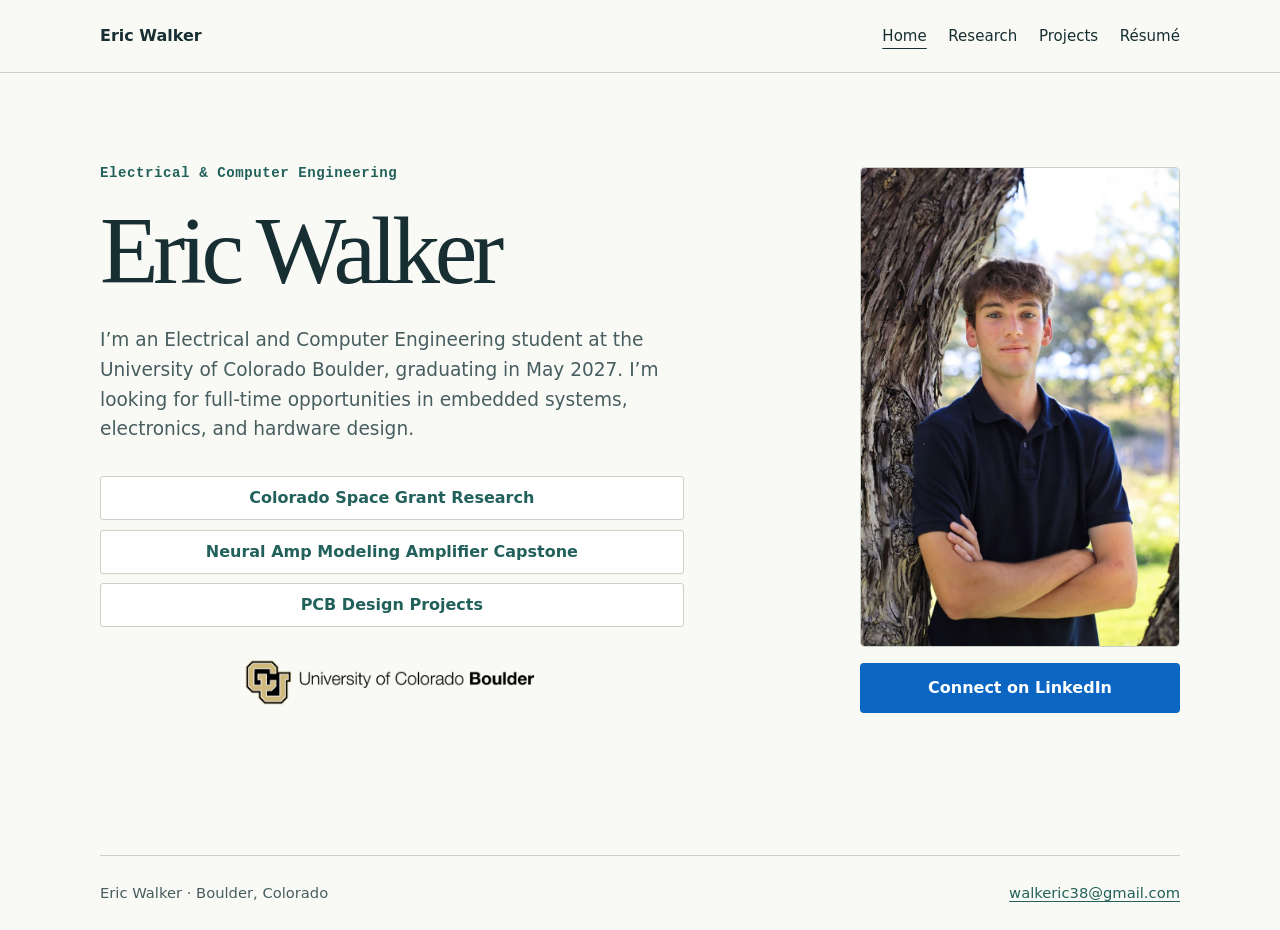
<file: index.html>
<!doctype html>
<html lang="en">
<head>
  <meta charset="utf-8">
  <meta name="viewport" content="width=device-width, initial-scale=1">
  <title>Eric Walker | Electrical &amp; Computer Engineering</title>
  <meta name="description" content="Eric Walker is an Electrical and Computer Engineering student at the University of Colorado Boulder graduating in May 2027.">
  <link rel="icon" type="image/svg+xml" href="data:image/svg+xml,%3Csvg xmlns='http://www.w3.org/2000/svg' viewBox='0 0 64 64'%3E%3Crect width='64' height='64' rx='8' fill='%23172033'/%3E%3Cpath d='M15 17h34v9H26v7h19v8H26v7h23v9H15z' fill='white'/%3E%3C/svg%3E">
  <link rel="stylesheet" href="styles.css">
</head>
<body>
  <a class="skip-link" href="#main">Skip to content</a>
  <header class="site-header">
    <nav class="nav" aria-label="Primary navigation">
      <a class="brand" href="index.html">Eric Walker</a>
      <button class="menu-button" type="button" aria-label="Open navigation" aria-expanded="false">☰</button>
      <div class="nav-links">
        <a href="index.html" aria-current="page">Home</a>
        <a href="research.html">Research</a>
        <a href="projects.html">Projects</a>
        <a href="resume.html">Résumé</a>
      </div>
    </nav>
  </header>
  <main id="main">
    <section class="hero">
      <div>
        <p class="label">Electrical &amp; Computer Engineering</p>
        <h1>Eric Walker</h1>
        <p class="lead">I’m an Electrical and Computer Engineering student at the University of Colorado Boulder, graduating in May 2027. I’m looking for full-time opportunities in embedded systems, electronics, and hardware design.</p>
        <div class="links home-links" aria-label="Explore my work">
          <a class="button-link" href="research.html">Colorado Space Grant Research</a>
          <a class="button-link" href="projects.html#capstone">Neural Amp Modeling Amplifier Capstone</a>
          <a class="button-link" href="projects.html#pcb-design">PCB Design Projects</a>
        </div>
        <img class="university-logo" src="assets/cu-boulder-logo.png" width="750" height="164" alt="University of Colorado Boulder">
      </div>
      <div class="portrait-column">
        <img class="portrait-slot" src="assets/eric-walker-portrait.webp" width="800" height="1200" alt="Eric Walker standing beside a tree" fetchpriority="high">
        <a class="linkedin-button" href="https://www.linkedin.com/in/eric-walker38" target="_blank" rel="noopener">Connect on LinkedIn</a>
      </div>
    </section>
  </main>
  <footer class="site-footer"><span>Eric Walker · Boulder, Colorado</span><a href="mailto:walkeric38@gmail.com">walkeric38@gmail.com</a></footer>
  <script src="site.js"></script>
</body>
</html>
</file>
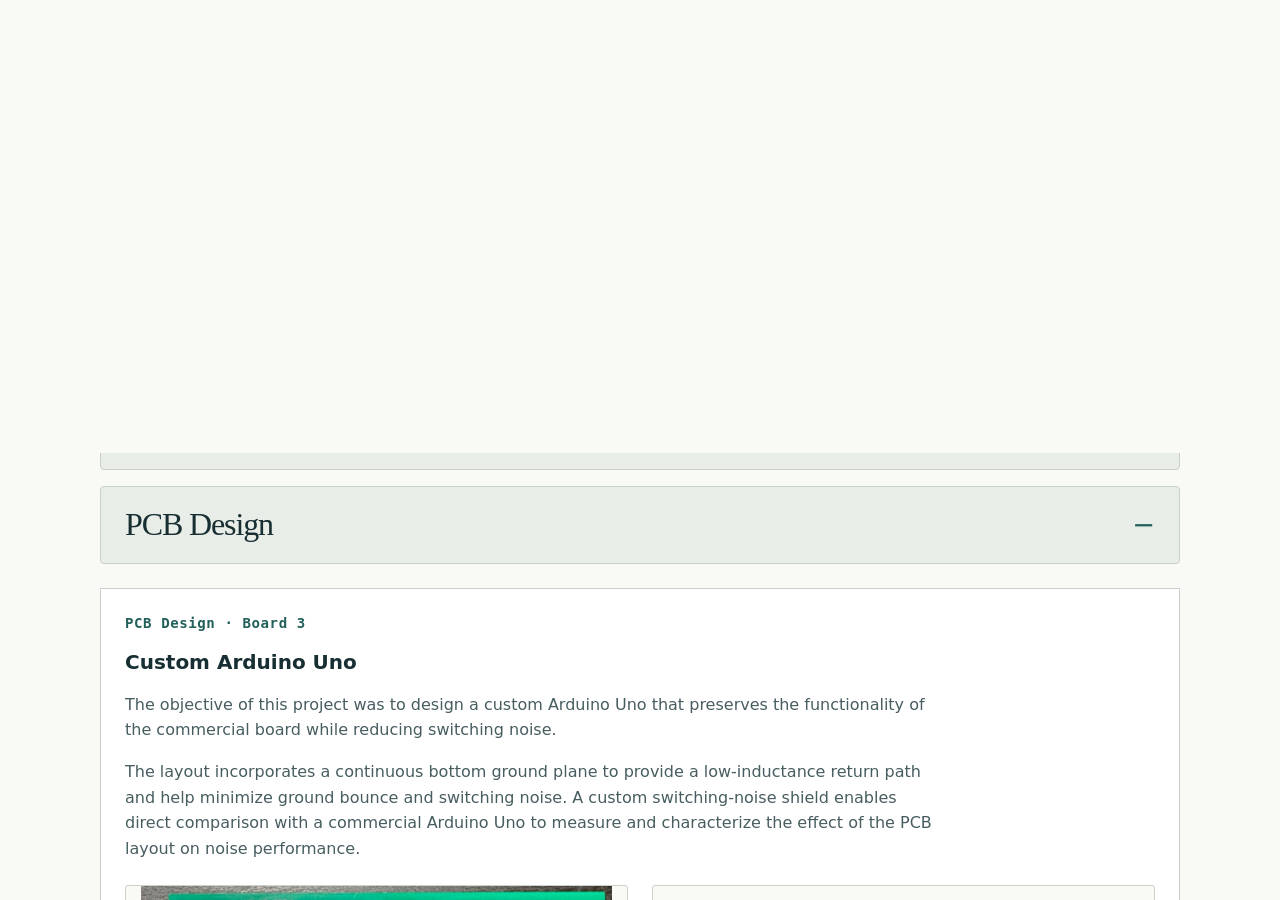
<file: pcb-design.html>
<!doctype html>
<html lang="en">
<head>
  <meta charset="utf-8">
  <meta name="viewport" content="width=device-width, initial-scale=1">
  <title>PCB Design Projects | Eric Walker</title>
  <meta name="description" content="PCB design work and board reports by Eric Walker are now part of the Projects portfolio.">
  <meta http-equiv="refresh" content="0; url=projects.html#pcb-design">
  <link rel="canonical" href="projects.html#pcb-design">
  <link rel="icon" type="image/svg+xml" href="data:image/svg+xml,%3Csvg xmlns='http://www.w3.org/2000/svg' viewBox='0 0 64 64'%3E%3Crect width='64' height='64' rx='8' fill='%23172033'/%3E%3Cpath d='M15 17h34v9H26v7h19v8H26v7h23v9H15z' fill='white'/%3E%3C/svg%3E">
  <link rel="stylesheet" href="styles.css">
</head>
<body>
  <a class="skip-link" href="#main">Skip to content</a>
  <main id="main">
    <header class="page-header"><p class="label">Portfolio</p><h1>PCB Design has moved</h1><p class="lead">PCB design is now included with the rest of my engineering projects.</p><div class="links"><a href="projects.html#pcb-design">View PCB design projects</a></div></header>
  </main>
</body>
</html>
</file>
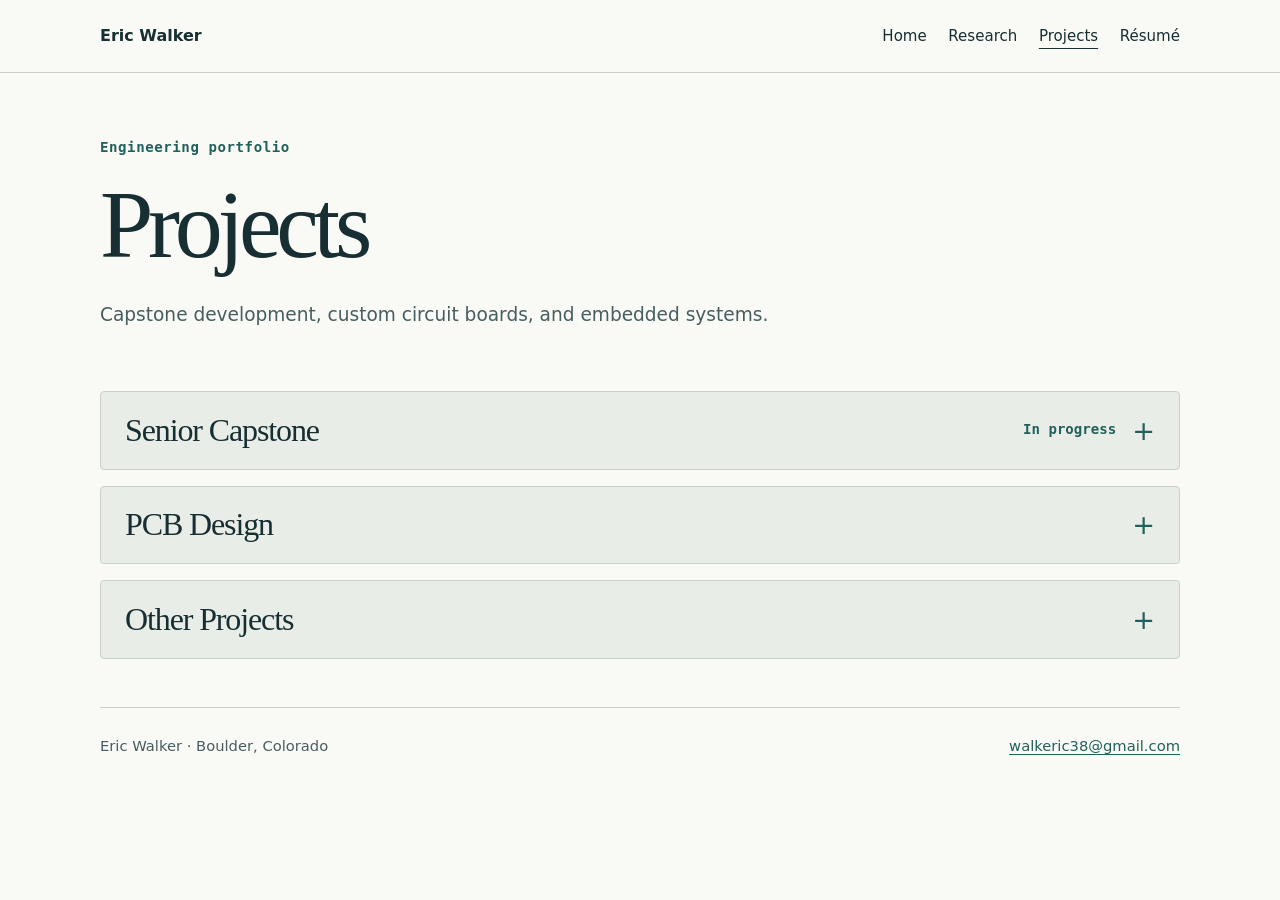
<file: projects.html>
<!doctype html>
<html lang="en">
<head>
  <meta charset="utf-8">
  <meta name="viewport" content="width=device-width, initial-scale=1">
  <title>Projects | Eric Walker</title>
  <meta name="description" content="PCB design, embedded systems, electronics, robotics, and software projects by Eric Walker.">
  <link rel="icon" type="image/svg+xml" href="data:image/svg+xml,%3Csvg xmlns='http://www.w3.org/2000/svg' viewBox='0 0 64 64'%3E%3Crect width='64' height='64' rx='8' fill='%23172033'/%3E%3Cpath d='M15 17h34v9H26v7h19v8H26v7h23v9H15z' fill='white'/%3E%3C/svg%3E">
  <link rel="stylesheet" href="styles.css">
</head>
<body>
  <a class="skip-link" href="#main">Skip to content</a>
  <header class="site-header"><nav class="nav" aria-label="Primary navigation"><a class="brand" href="index.html">Eric Walker</a><button class="menu-button" type="button" aria-label="Open navigation" aria-expanded="false">☰</button><div class="nav-links"><a href="index.html">Home</a><a href="research.html">Research</a><a href="projects.html" aria-current="page">Projects</a><a href="resume.html">Résumé</a></div></nav></header>
  <main id="main">
    <header class="page-header"><p class="label">Engineering portfolio</p><h1>Projects</h1><p class="lead">Capstone development, custom circuit boards, and embedded systems.</p></header>
    <details class="project-section" id="capstone" aria-labelledby="capstone-title">
      <summary class="section-heading"><h2 id="capstone-title">Senior Capstone</h2><span class="meta">In progress</span></summary>
      <article class="capstone-story" id="amplifier">
        <div class="capstone-intro">
          <div>
            <h3>Neural Amp Modeling Guitar Amplifier</h3>
            <p>Our team is building a portable, battery-powered guitar amplifier with Neural Amp Modeler (NAM) running on board. It brings modeled tube-amp tones, touchscreen effects controls, and a built-in speaker into one self-contained amp.</p>
            <p>Players will be able to select amplifier models and dial in effects such as delay and reverb. We’re targeting 6–8 hours of playing time per charge and an open-source design that hobbyists can build, modify, and make their own.</p>
          </div>
          <aside class="capstone-role" aria-labelledby="contributions-title">
            <h4 id="contributions-title">My contributions</h4>
            <ul>
              <li>System architecture and component selection</li>
              <li>Touchscreen interface development using C, LVGL, and ESP32-S3</li>
              <li>Hardware bring-up, integration, and testing</li>
            </ul>
          </aside>
        </div>
        <div class="capstone-explanation">
          <section aria-labelledby="nam-explained">
            <h4 id="nam-explained">Capturing an amplifier’s sound</h4>
            <p>Neural Amp Modeler is an open-source tool that learns an amplifier’s sound using neural networks. A known test signal is played through an amp and its output is recorded. Training on this input/output pair captures the amp’s response, including distortion and compression at the recorded settings.</p>
            <p>Models are trained on a computer, then loaded onto the embedded system. Our design aims to run compatible models in real time on the Daisy Seed3, letting players switch between amp profiles while keeping the audio workload within the processor’s timing and memory limits.</p>
          </section>
          <section aria-labelledby="processor-architecture">
            <h4 id="processor-architecture">Two processors, dedicated roles</h4>
            <p>The Daisy Seed3 handles the audio path. The guitar signal enters through a high-impedance input buffer, is digitized for NAM inference and effects processing, then returns to analog through the DAC before reaching the power amplifier and speaker.</p>
            <p>A separate ESP32-S3 runs the LVGL touchscreen interface, where the player selects amp models, adjusts parameters, and arranges effects. The planned UART control link sends these settings to the Seed3. Keeping display updates and touch handling on the ESP32-S3 lets the audio processor focus on meeting its real-time deadlines.</p>
          </section>
        </div>
        <div class="board-gallery capstone-overview">
          <figure>
            <a href="assets/capstone-interface.webp" target="_blank" rel="noopener"><img src="assets/capstone-interface.webp" width="1109" height="648" alt="Guitar amplifier touchscreen prototype with amp model selection, reorderable effects, gain and tone controls, presets, and master volume" loading="lazy"></a>
            <figcaption><strong>Touchscreen interface prototype</strong> — Amplifier selection, tone controls, and effects.</figcaption>
          </figure>
          <figure>
            <a href="assets/capstone-system.webp" target="_blank" rel="noopener"><img src="assets/capstone-system.webp" width="2282" height="1349" alt="Planned amplifier architecture connecting guitar input, audio buffer, Daisy Seed3 processing, DAC, power amplifier and speaker, with ESP32-S3 touchscreen control and battery power regulation" loading="lazy"></a>
            <figcaption><strong>System overview</strong> — Planned audio, touchscreen, and power connections. Select to enlarge.</figcaption>
          </figure>
        </div>
        <div class="capstone-hardware">
          <div class="capstone-subheading"><h4>Audio hardware</h4><p>The team’s custom carrier board connects the Daisy Seed3 audio processor with the amplifier’s inputs and controls.</p></div>
          <div class="board-gallery">
            <figure><a href="assets/capstone-carrier.webp" target="_blank" rel="noopener"><img src="assets/capstone-carrier.webp" width="842" height="513" alt="Assembled custom audio carrier PCB with a Daisy Seed3 module, input and output jacks, and rotary controls" loading="lazy"></a><figcaption>Assembled Seed3 carrier board</figcaption></figure>
            <figure><a href="assets/capstone-pcb-render.webp" target="_blank" rel="noopener"><img src="assets/capstone-pcb-render.webp" width="842" height="513" alt="Three-dimensional PCB render showing the Seed3 carrier board, connectors, potentiometers, and supporting circuitry" loading="lazy"></a><figcaption>Carrier board PCB render</figcaption></figure>
          </div>
        </div>
      </article>
    </details>
    <details class="project-section" id="pcb-design" aria-labelledby="pcb-title">
      <summary class="section-heading"><h2 id="pcb-title">PCB Design</h2></summary>
      <div class="board-grid">
        <article id="custom-arduino" class="board-card board-feature">
          <p class="label">PCB Design · Board 3</p>
          <h3>Custom Arduino Uno</h3>
          <p>The objective of this project was to design a custom Arduino Uno that preserves the functionality of the commercial board while reducing switching noise.</p>
          <p>The layout incorporates a continuous bottom ground plane to provide a low-inductance return path and help minimize ground bounce and switching noise. A custom switching-noise shield enables direct comparison with a commercial Arduino Uno to measure and characterize the effect of the PCB layout on noise performance.</p>
          <div class="board-gallery">
            <figure><a href="assets/custom-arduino-assembled.png" target="_blank" rel="noopener"><img src="assets/custom-arduino-assembled.png" width="593" height="473" alt="Assembled custom Arduino Uno board with microcontroller, USB connector, power input, headers, and labeled test points" loading="lazy"></a><figcaption>Assembled custom Arduino Uno</figcaption></figure>
            <figure><a href="assets/custom-arduino-layout.png" target="_blank" rel="noopener"><img src="assets/custom-arduino-layout.png" width="588" height="470" alt="Custom Arduino PCB layout showing component placement, signal routing, and bottom ground plane" loading="lazy"></a><figcaption>PCB layout and ground plane</figcaption></figure>
          </div>
          <div class="report-area"><span class="label">Lab report</span><span class="report-pending">PDF coming soon</span></div>
        </article>
        <article id="board-2" class="board-card board-feature">
          <p class="label">PCB Design · Board 2</p>
          <h3>Comparing Switching Noise with Good and Bad Layout</h3>
          <p>I designed, assembled, and tested two electrically identical hex-inverter circuits with different PCB layouts, driven by a common 555 timer operating at approximately 500 Hz.</p>
          <p>The good layout uses a continuous ground plane and a decoupling capacitor placed close to the inverter’s power pin. The bad layout uses ground traces in place of a continuous plane and positions the decoupling capacitor farther from the IC.</p>
          <p>Test points provide access to the quiet-HIGH outputs, quiet-LOW outputs, and board-level power rail. Comparing switching-noise measurements at these points allows the effects of grounding and decoupling layout to be evaluated.</p>
          <div class="board-gallery">
            <figure><a href="assets/board-2-assembled.png" target="_blank" rel="noopener"><img src="assets/board-2-assembled.png" width="614" height="597" alt="Assembled Board 2 with a common 555 timer above bad-layout and good-layout hex-inverter circuits, illuminated LEDs, and labeled test points" loading="lazy"></a><figcaption>Assembled board with both inverter circuits</figcaption></figure>
            <figure><a href="assets/board-2-layout.png" target="_blank" rel="noopener"><img src="assets/board-2-layout.png" width="606" height="600" alt="Board 2 PCB layout comparing ground traces and distant decoupling on the left with a ground plane and local decoupling on the right" loading="lazy"></a><figcaption>PCB layout comparing grounding and decoupling</figcaption></figure>
          </div>
          <div class="report-area"><span class="label">Lab report</span><a class="button-link" href="assets/board-2-report.pdf" target="_blank" rel="noopener">View Board 2 Report (PDF)</a></div>
        </article>
        <article id="board-1" class="board-card board-feature">
          <p class="label">PCB Design · Board 1</p>
          <h3>Astable Multivibrator</h3>
          <p>I designed, assembled, and tested a 555 timer circuit targeting approximately 500 Hz and a 60% duty cycle. Four LEDs use 10 kΩ, 1 kΩ, 300 Ω, and 50 Ω series resistors to demonstrate how load resistance affects brightness.</p>
          <p>After breadboard prototyping, I created the schematic and PCB layout in Altium Designer. The board includes a ground plane, power indicator, isolation switches, labeled components, and accessible test points for measuring circuit voltages and LED current.</p>
          <div class="board-gallery">
            <figure><a href="assets/board-1-assembled.png" target="_blank" rel="noopener"><img src="assets/board-1-assembled.png" width="591" height="355" alt="Assembled 555 timer board with four LED loads, isolation switches, power input, and voltage and current test points" loading="lazy"></a><figcaption>Assembled 555 timer and LED test board</figcaption></figure>
            <figure><a href="assets/board-1-layout.png" target="_blank" rel="noopener"><img src="assets/board-1-layout.png" width="645" height="371" alt="Altium PCB layout of the astable multivibrator showing the ground plane, timer circuitry, LED resistor branches, and labeled test points" loading="lazy"></a><figcaption>PCB layout in Altium Designer</figcaption></figure>
          </div>
          <div class="report-area"><span class="label">Lab report</span><a class="button-link" href="assets/board-1-report.pdf" target="_blank" rel="noopener">View Board 1 Report (PDF)</a></div>
        </article>
      </div>
    </details>
    <details class="project-section" aria-labelledby="other-title">
      <summary class="section-heading"><h2 id="other-title">Other Projects</h2></summary>
      <div class="rows">
        <article id="robot"><p class="label">Controls · March 2026</p><div><h3>Wi-Fi-Controlled Robot</h3><p>I built a bidirectional motor driver with MOSFETs and bipolar transistors. An Arduino Nano Every tracks encoder pulses to control how far the robot moves and turns, with wireless control through a web interface and a Raspberry Pi Pico joystick.</p></div></article>
        <article id="sumo-robot"><p class="label">Robotics · September 2025</p><div><h3>Sumo Robot</h3><p>Our three-person team combined a custom PCB, DC motors, and 3D-printed parts in a competition robot. I developed the Pico-based handheld controller that sent driving commands over infrared.</p></div></article>
      </div>
    </details>
  </main>
  <footer class="site-footer"><span>Eric Walker · Boulder, Colorado</span><a href="mailto:walkeric38@gmail.com">walkeric38@gmail.com</a></footer>
  <script src="site.js"></script>
</body>
</html>
</file>
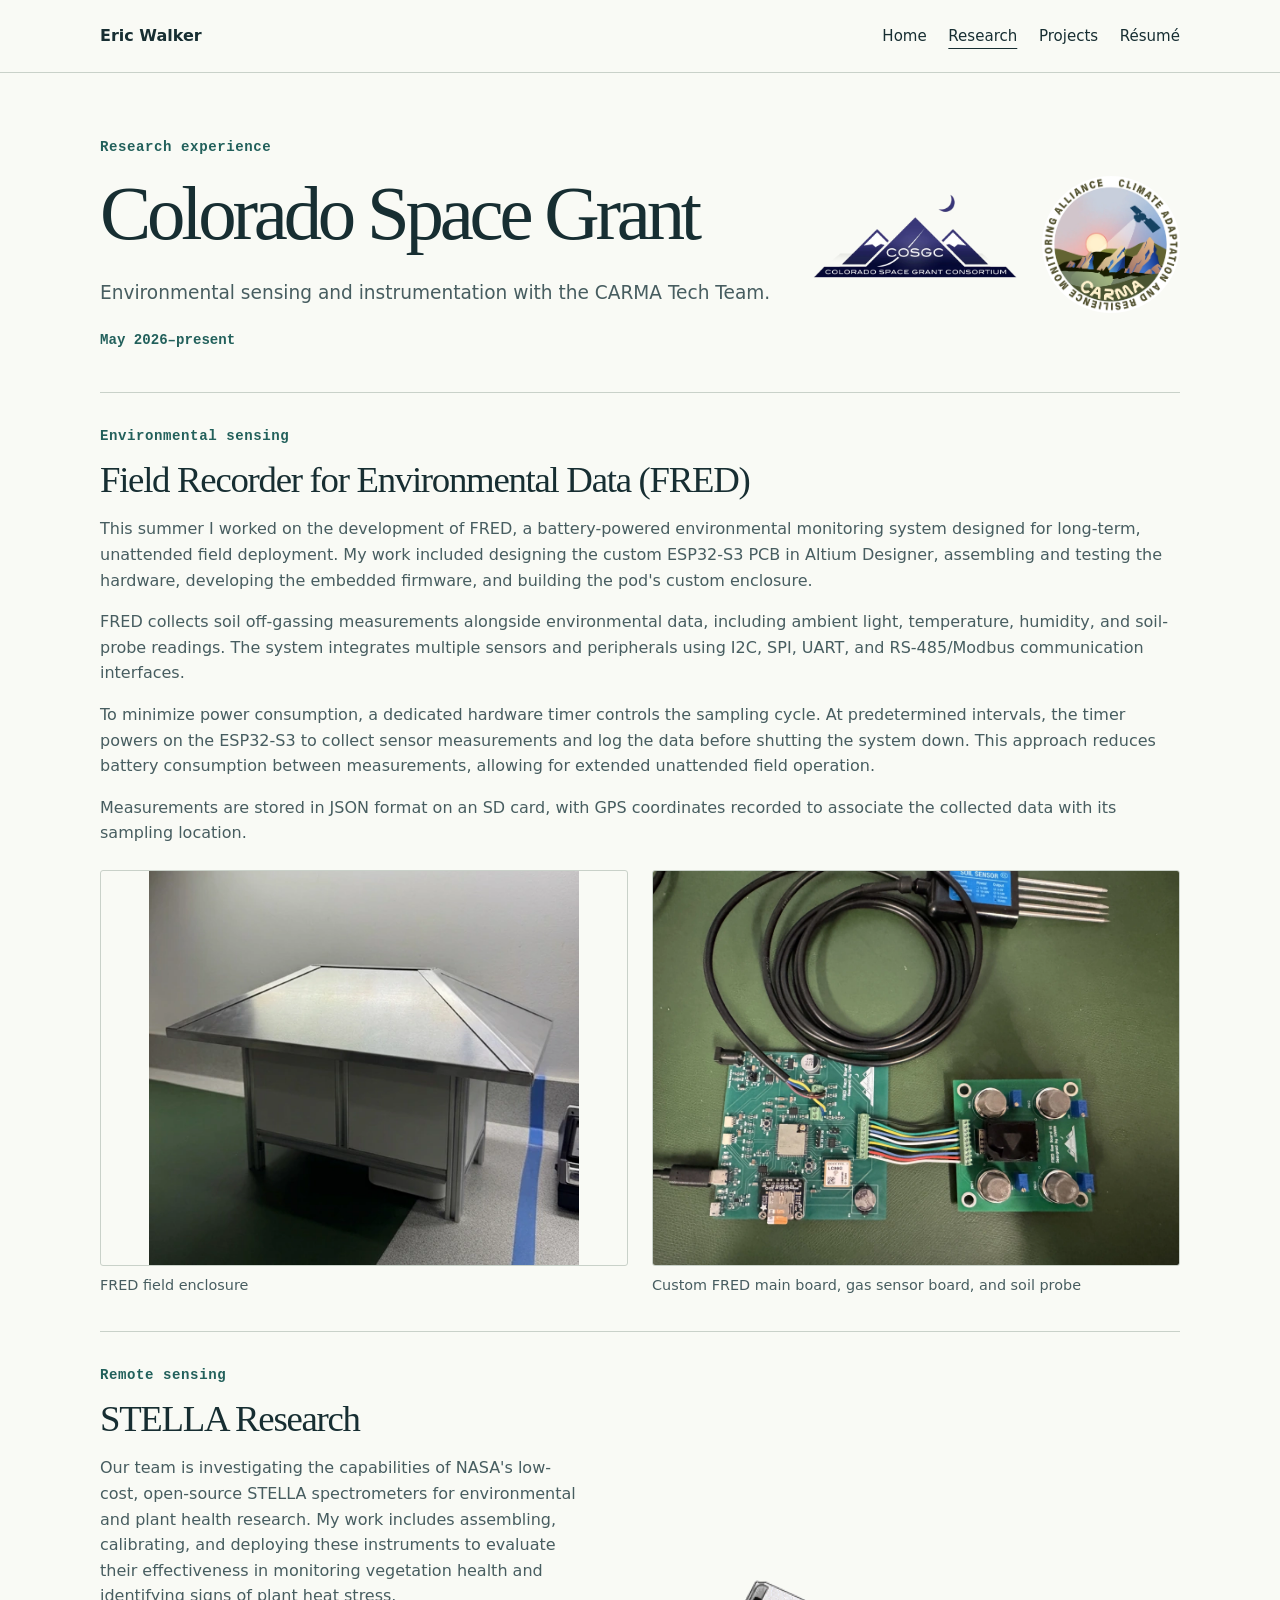
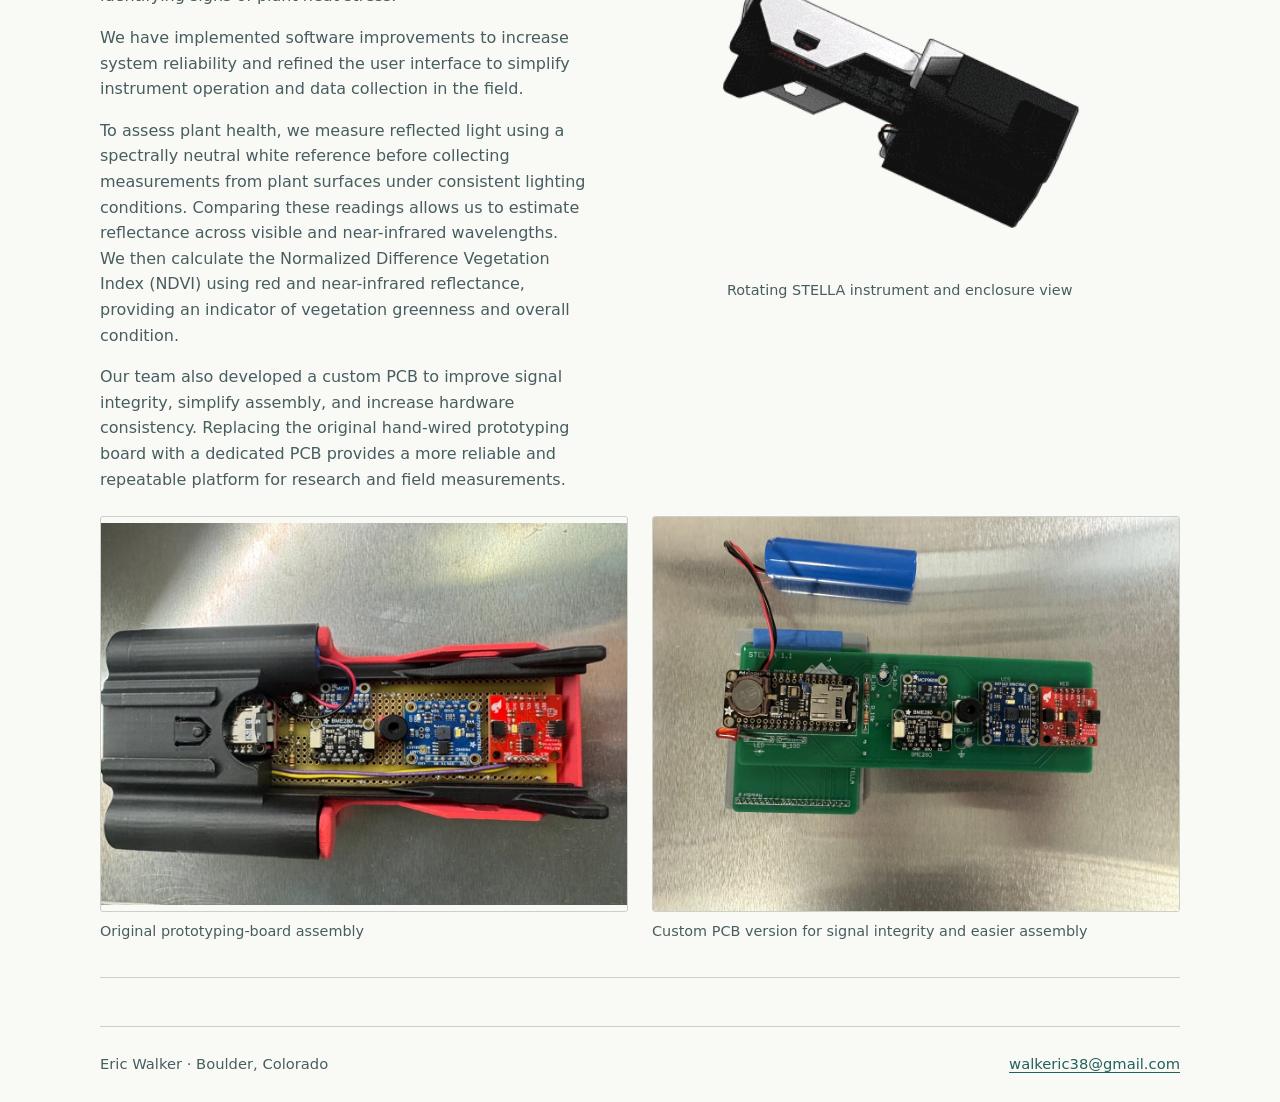
<file: research.html>
<!doctype html>
<html lang="en">
<head>
  <meta charset="utf-8">
  <meta name="viewport" content="width=device-width, initial-scale=1">
  <title>Research | Eric Walker</title>
  <meta name="description" content="Eric Walker's research experience with the Colorado Space Grant CARMA Tech Team.">
  <link rel="icon" type="image/svg+xml" href="data:image/svg+xml,%3Csvg xmlns='http://www.w3.org/2000/svg' viewBox='0 0 64 64'%3E%3Crect width='64' height='64' rx='8' fill='%23172033'/%3E%3Cpath d='M15 17h34v9H26v7h19v8H26v7h23v9H15z' fill='white'/%3E%3C/svg%3E">
  <link rel="stylesheet" href="styles.css">
</head>
<body>
  <a class="skip-link" href="#main">Skip to content</a>
  <header class="site-header">
    <nav class="nav" aria-label="Primary navigation">
      <a class="brand" href="index.html">Eric Walker</a>
      <button class="menu-button" type="button" aria-label="Open navigation" aria-expanded="false">☰</button>
      <div class="nav-links">
        <a href="index.html">Home</a>
        <a href="research.html" aria-current="page">Research</a>
        <a href="projects.html">Projects</a>
        <a href="resume.html">Résumé</a>
      </div>
    </nav>
  </header>

  <main id="main">
    <header class="page-header research-header">
      <div><p class="label">Research experience</p><h1>Colorado Space Grant</h1><p class="lead">Environmental sensing and instrumentation with the CARMA Tech Team.</p><p class="meta">May 2026–present</p></div>
      <div class="research-logos">
        <img class="space-grant-logo" src="assets/colorado-space-grant.webp" width="600" height="348" alt="Colorado Space Grant Consortium logo">
        <img class="carma-logo" src="assets/carma-logo.webp" width="630" height="625" alt="CARMA — Climate Adaptation and Resilience Monitoring Alliance logo">
      </div>
    </header>
    <div class="rows">
      <article id="monitoring-pod">
        <div class="fred-copy">
            <p class="label">Environmental sensing</p>
            <h2 id="fred">Field Recorder for Environmental Data (FRED)</h2>
            <p>This summer I worked on the development of FRED, a battery-powered environmental monitoring system designed for long-term, unattended field deployment. My work included designing the custom ESP32-S3 PCB in Altium Designer, assembling and testing the hardware, developing the embedded firmware, and building the pod's custom enclosure.</p>
            <p>FRED collects soil off-gassing measurements alongside environmental data, including ambient light, temperature, humidity, and soil-probe readings. The system integrates multiple sensors and peripherals using I2C, SPI, UART, and RS-485/Modbus communication interfaces.</p>
            <p>To minimize power consumption, a dedicated hardware timer controls the sampling cycle. At predetermined intervals, the timer powers on the ESP32-S3 to collect sensor measurements and log the data before shutting the system down. This approach reduces battery consumption between measurements, allowing for extended unattended field operation.</p>
            <p>Measurements are stored in JSON format on an SD card, with GPS coordinates recorded to associate the collected data with its sampling location.</p>
        </div>
        <div class="board-gallery fred-gallery">
          <figure>
            <a href="assets/fred-enclosure.webp" target="_blank" rel="noopener"><img src="assets/fred-enclosure.webp" width="557" height="510" alt="FRED field enclosure with a sloped metal roof and raised frame" loading="lazy"></a>
            <figcaption>FRED field enclosure</figcaption>
          </figure>
          <figure>
            <a href="assets/fred-hardware.webp" target="_blank" rel="noopener"><img src="assets/fred-hardware.webp" width="1200" height="900" alt="FRED electronics with an ESP32-S3 main board, GPS module, SD card logger, gas sensor board, and connected soil probe" loading="lazy"></a>
            <figcaption>Custom FRED main board, gas sensor board, and soil probe</figcaption>
          </figure>
        </div>
      </article>
      <article id="stella">
        <div class="stella-intro">
          <div class="stella-copy">
            <p class="label">Remote sensing</p>
            <h2>STELLA Research</h2>
            <p>Our team is investigating the capabilities of NASA's low-cost, open-source STELLA spectrometers for environmental and plant health research. My work includes assembling, calibrating, and deploying these instruments to evaluate their effectiveness in monitoring vegetation health and identifying signs of plant heat stress.</p>
            <p>We have implemented software improvements to increase system reliability and refined the user interface to simplify instrument operation and data collection in the field.</p>
            <p>To assess plant health, we measure reflected light using a spectrally neutral white reference before collecting measurements from plant surfaces under consistent lighting conditions. Comparing these readings allows us to estimate reflectance across visible and near-infrared wavelengths. We then calculate the Normalized Difference Vegetation Index (NDVI) using red and near-infrared reflectance, providing an indicator of vegetation greenness and overall condition.</p>
            <p>Our team also developed a custom PCB to improve signal integrity, simplify assembly, and increase hardware consistency. Replacing the original hand-wired prototyping board with a dedicated PCB provides a more reliable and repeatable platform for research and field measurements.</p>
          </div>
          <figure class="stella-render">
            <a href="assets/stella-spin.gif" target="_blank" rel="noopener"><img src="assets/stella-spin.gif" width="480" height="270" alt="Rotating three-dimensional view of the STELLA instrument and enclosure" loading="lazy"></a>
            <figcaption>Rotating STELLA instrument and enclosure view</figcaption>
          </figure>
        </div>
        <div class="board-gallery stella-gallery">
          <figure><a href="assets/stella-original.webp" target="_blank" rel="noopener"><img src="assets/stella-original.webp" width="601" height="436" alt="Original STELLA assembly with sensor modules mounted on a prototyping board inside its enclosure" loading="lazy"></a><figcaption>Original prototyping-board assembly</figcaption></figure>
          <figure><a href="assets/stella-pcb.webp" target="_blank" rel="noopener"><img src="assets/stella-pcb.webp" width="1200" height="900" alt="Custom STELLA PCB with microcontroller, environmental sensors, visible and near-infrared spectral sensors, and battery" loading="lazy"></a><figcaption>Custom PCB version for signal integrity and easier assembly</figcaption></figure>
        </div>
      </article>
    </div>
  </main>

  <footer class="site-footer"><span>Eric Walker · Boulder, Colorado</span><a href="mailto:walkeric38@gmail.com">walkeric38@gmail.com</a></footer>
  <script src="site.js"></script>
</body>
</html>
</file>
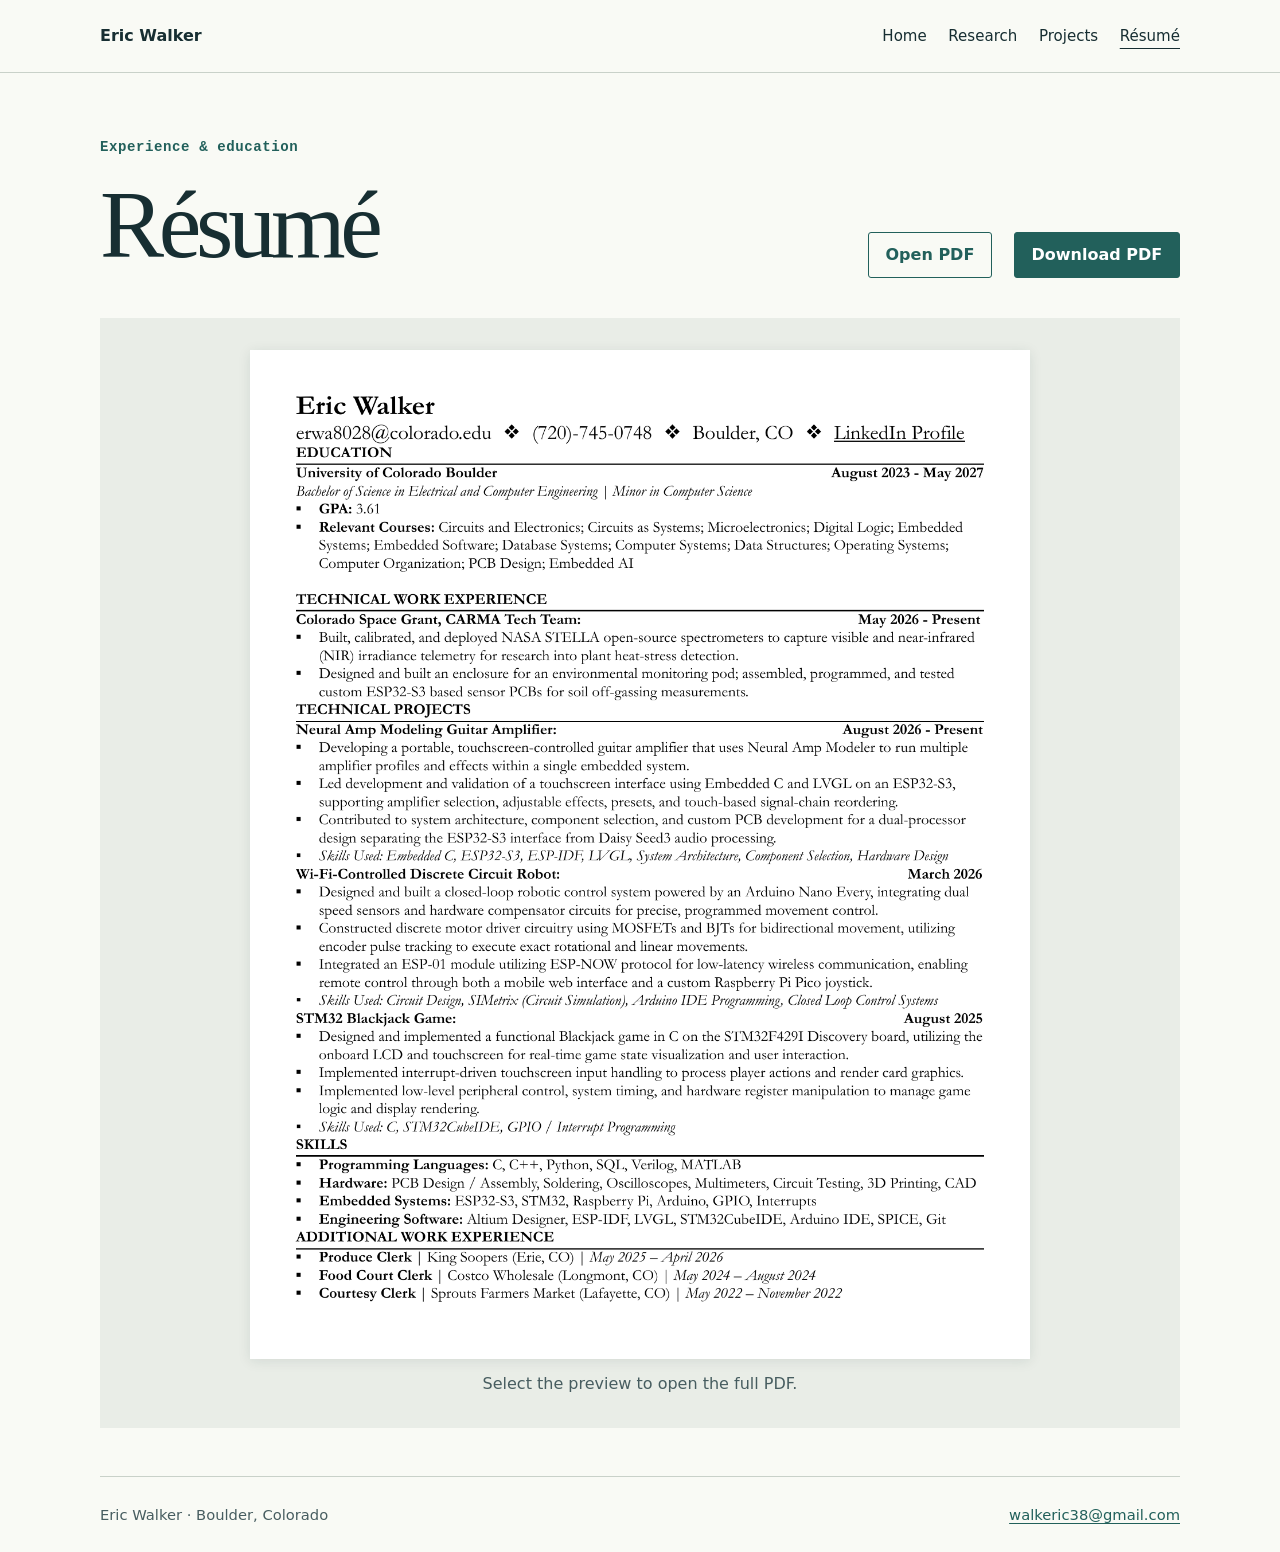
<file: resume.html>
<!doctype html>
<html lang="en">
<head>
  <meta charset="utf-8">
  <meta name="viewport" content="width=device-width, initial-scale=1">
  <title>Résumé | Eric Walker</title>
  <meta name="description" content="View or download the résumé of Electrical and Computer Engineering student Eric Walker.">
  <link rel="icon" type="image/svg+xml" href="data:image/svg+xml,%3Csvg xmlns='http://www.w3.org/2000/svg' viewBox='0 0 64 64'%3E%3Crect width='64' height='64' rx='8' fill='%23172033'/%3E%3Cpath d='M15 17h34v9H26v7h19v8H26v7h23v9H15z' fill='white'/%3E%3C/svg%3E">
  <link rel="stylesheet" href="styles.css">
</head>
<body>
  <a class="skip-link" href="#main">Skip to content</a>
  <header class="site-header">
    <nav class="nav" aria-label="Primary navigation">
      <a class="brand" href="index.html">Eric Walker</a>
      <button class="menu-button" type="button" aria-label="Open navigation" aria-expanded="false">☰</button>
      <div class="nav-links">
        <a href="index.html">Home</a>
        <a href="research.html">Research</a>
        <a href="projects.html">Projects</a>
        <a href="resume.html" aria-current="page">Résumé</a>
      </div>
    </nav>
  </header>

  <main id="main">
    <header class="page-header resume-header">
      <div>
        <p class="label">Experience &amp; education</p>
        <h1>Résumé</h1>
      </div>
      <div class="resume-actions" aria-label="Résumé options">
        <a class="button-link" href="assets/eric-walker-resume.pdf?v=20261106" target="_blank" rel="noopener">Open PDF</a>
        <a class="button-link primary" href="assets/eric-walker-resume.pdf?v=20261106" download="Eric-Walker-Resume.pdf">Download PDF</a>
      </div>
    </header>

    <figure class="resume-preview">
      <a href="assets/eric-walker-resume.pdf?v=20261106" target="_blank" rel="noopener" aria-label="Open Eric Walker's résumé as a PDF">
        <img src="assets/eric-walker-resume-preview.png?v=20261106" width="1360" height="1760" alt="Preview of Eric Walker's one-page résumé" fetchpriority="high">
      </a>
      <figcaption>Select the preview to open the full PDF.</figcaption>
    </figure>
  </main>

  <footer class="site-footer"><span>Eric Walker · Boulder, Colorado</span><a href="mailto:walkeric38@gmail.com">walkeric38@gmail.com</a></footer>
  <script src="site.js"></script>
</body>
</html>
</file>
<file: styles.css>
:root{--ink:#172e32;--muted:#475d60;--rule:#c9d1c9;--accent:#22605b;--paper:#f9faf5;font:100%/1.6 system-ui,sans-serif;color:var(--ink);background:var(--paper)}
*{box-sizing:border-box}body{margin:0}a{color:var(--accent);text-underline-offset:.22em}a:hover{text-decoration-thickness:2px}a:focus-visible,button:focus-visible{outline:3px solid #b27626;outline-offset:4px}
main,.nav,.site-footer{width:min(1080px,calc(100% - 3rem));margin-inline:auto}.site-header{border-bottom:1px solid var(--rule)}.nav,.nav-links,.site-footer,.links,.resume-actions{display:flex;align-items:center;gap:1.35rem;flex-wrap:wrap}.nav,.site-footer{justify-content:space-between}.nav{min-height:72px}.brand,.nav-links a{color:var(--ink);text-decoration:none}.brand{font-weight:750}.nav-links a{font-size:.94rem;padding:.3rem 0}.nav-links a:hover,.nav-links [aria-current]{text-decoration:underline;text-underline-offset:.45em}.menu-button{display:none}.skip-link{position:absolute;left:1rem;top:-6rem;background:white;padding:.7rem}.skip-link:focus{top:0}
.hero{display:grid;grid-template-columns:1.35fr 1fr;align-items:center;gap:clamp(2rem,5vw,5rem);padding:clamp(3rem,7vw,6rem) 0}.label,.meta,.diagram figcaption{font:600 .88rem/1.55 ui-monospace,Consolas,monospace;color:var(--accent);margin:0 0 .85rem}.label{letter-spacing:.04em}h1,h2{font-family:Georgia,serif;font-weight:normal;line-height:1.1;text-wrap:balance}h1{font-size:clamp(3.2rem,7.5vw,6rem);letter-spacing:-.055em;margin:0}h2{font-size:clamp(1.7rem,3vw,2.3rem);letter-spacing:-.035em;margin:0 0 .65rem}.lead,.rows article div p{color:var(--muted);max-width:63ch}.lead{font-size:1.16rem;margin:1.35rem 0}.links{margin-top:1.7rem}.button-link{border:1px solid var(--accent);display:inline-block;padding:.58em 1.05em;text-decoration:none;border-radius:3px;font-weight:600}.primary{background:var(--accent);color:white}.button-link:hover{background:#163f3c;color:white}
.diagram{margin:0;background-color:#153438;color:#fff;padding:1.35rem 1.65rem;border-top:4px solid #bd914e}.diagram figcaption{color:#dae6dd}.diagram svg{display:block;width:100%;height:auto}.diagram a{color:#fff;font-size:1.05rem}.rows{border-top:1px solid var(--rule)}.rows article{display:grid;grid-template-columns:minmax(145px,1fr) 3fr;gap:2rem;padding:2.1rem 0;border-bottom:1px solid var(--rule)}.rows .label{margin:.3rem 0 0}.rows h2 a{color:inherit;text-decoration-thickness:1px}.rows article div p{margin:0}.contact{margin:1.5rem 0}.page-header{padding:4rem 0 2.5rem}.meta{margin:1rem 0 0}.site-footer{color:var(--muted);font-size:.92rem;margin-top:3rem;padding:1.6rem 0;border-top:1px solid var(--rule)}.resume-header{display:flex;align-items:end;justify-content:space-between;gap:1rem;flex-wrap:wrap}.resume-preview{margin:0;padding:clamp(.5rem,3vw,2rem);background:#e9ede7}.resume-preview img{display:block;width:100%;max-width:780px;height:auto;margin:auto;background:white;box-shadow:0 2px 12px #172e321a}.resume-preview figcaption{text-align:center;margin-top:.7rem;color:var(--muted)}
.portrait-slot { display: block; width: 100%; max-width: 320px; height: auto; aspect-ratio: 2 / 3; justify-self: end; border-radius: 5px; border: 1px solid var(--rule); }
.portrait-column { width: 100%; max-width: 320px; justify-self: end; display: grid; gap: 1rem; }
.university-logo { display: block; width: min(100%, 320px); height: auto; margin: 1.25rem auto 0; }
.linkedin-button { display: flex; justify-content: center; align-items: center; min-height: 48px; padding: .75rem 1rem; border-radius: 4px; background: #0a66c2; color: #ffffff; text-decoration: none; font-weight: 650; }
.linkedin-button:hover { background: #084e96; }
@media(max-width:720px) { .portrait-column { justify-self: start; max-width: 260px; } }
.home-links { display: grid; grid-auto-rows: 1fr; align-items: stretch; gap: .6rem; margin-top: 2rem; }
.home-links .button-link { display: flex; align-items: center; justify-content: center; min-height: 44px; padding: .5rem .8rem; background: #ffffff; border-color: var(--rule); color: var(--accent); line-height: 1.35; text-align: center; }
.home-links .button-link:hover { background: var(--accent); border-color: var(--accent); color: #ffffff; }
.project-section { margin-bottom: 3rem; scroll-margin-top: 2rem; }
.section-heading { display: flex; align-items: baseline; justify-content: space-between; gap: 1rem; padding-bottom: 1rem; border-bottom: 1px solid var(--rule); }
.section-heading h2 { margin: 0; }
.section-heading .meta { margin: 0; }
details.project-section { margin-bottom: 1rem; }
summary.section-heading { align-items: center; padding: 1.3rem 1.5rem; background: #e9ede7; border: 1px solid var(--rule); border-radius: 4px; cursor: pointer; list-style: none; }
summary.section-heading::-webkit-details-marker { display: none; }
summary.section-heading::after { content: "+"; font: 1.7rem/1 system-ui, sans-serif; color: var(--accent); }
details[open] > summary.section-heading::after { content: "−"; }
summary.section-heading h2 { flex: 1; font-size: clamp(1.5rem, 4vw, 2rem); }
summary.section-heading:hover { background: #dce5dc; }
summary.section-heading:focus-visible { outline: 3px solid #b27626; outline-offset: 3px; }
@media(max-width:460px) { summary.section-heading { padding: 1rem; gap: .7rem; } summary.section-heading .meta { font-size: .75rem; } }
h3 { font-size: 1.25rem; line-height: 1.35; margin: 0 0 .8rem; font-weight: 650; }
.featured-project { padding: 1.75rem 0; max-width: 75ch; }
.featured-project p { color: var(--muted); margin: 0; }
.capstone-story { padding: 2rem 0 .5rem; }
.capstone-intro { display: grid; grid-template-columns: 1.5fr 1fr; gap: clamp(1.5rem, 4vw, 3rem); align-items: start; }
.capstone-intro h3 { font: normal clamp(1.8rem, 3.5vw, 2.6rem)/1.15 Georgia, serif; letter-spacing: -.03em; }
.capstone-story p { color: var(--muted); }
.capstone-intro p { margin: 1rem 0 0; }
.capstone-story h4 { font-size: 1.1rem; margin: 0 0 .75rem; }
.capstone-role { padding: 1.5rem; background: #e9ede7; border-left: 3px solid var(--accent); }
.capstone-role ul { margin: 0; padding-left: 1.1rem; color: var(--muted); }
.capstone-role li + li { margin-top: .75rem; }
.capstone-explanation { display: grid; grid-template-columns: 1fr 1fr; gap: 2rem; margin-top: 2rem; padding-top: 1.5rem; border-top: 1px solid var(--rule); }
.capstone-explanation p { margin: 0 0 1rem; }
.capstone-explanation section p:last-child { margin-bottom: 0; }
@media(max-width:720px) { .capstone-explanation { grid-template-columns: 1fr; gap: 1rem; } }
.board-gallery.capstone-overview { margin-top: 1rem; margin-bottom: 1.5rem; }
.board-gallery.capstone-overview a { aspect-ratio: 16 / 10; }
.capstone-story figcaption { color: var(--muted); font-size: .9rem; margin-top: .65rem; }
.capstone-story figcaption strong { color: var(--ink); font-weight: 600; }
.capstone-hardware { padding-top: 1.5rem; border-top: 1px solid var(--rule); }
.capstone-subheading p { margin: 0; max-width: 75ch; }
.capstone-hardware .board-gallery a { aspect-ratio: 842 / 513; }
@media(max-width:720px) { .capstone-intro { grid-template-columns: 1fr; } }
.board-grid { display: grid; grid-template-columns: minmax(0, 1fr); gap: 1.5rem; padding-top: 1.5rem; }
.board-card { border: 1px solid var(--rule); padding: 1.5rem; min-height: 145px; background: white; }
.board-card h3 { margin-bottom: 0; }
.board-feature { grid-column: 1 / -1; }
.report-area { display: flex; align-items: center; flex-wrap: wrap; gap: 1rem; margin-top: 1.5rem; padding-top: 1rem; border-top: 1px solid var(--rule); }
.report-area .label { margin: 0; }
.report-pending { color: var(--muted); font-size: .9rem; }
.board-feature h3 { margin-bottom: 1rem; }
.board-feature > p:not(.label) { color: var(--muted); max-width: 80ch; }
.board-gallery { display: grid; grid-template-columns: repeat(2, minmax(0, 1fr)); gap: 1.5rem; margin-top: 1.5rem; }
.board-gallery figure { margin: 0; min-width: 0; }
.board-gallery a { display: block; aspect-ratio: 4 / 3; border: 1px solid var(--rule); border-radius: 3px; background: var(--paper); overflow: hidden; }
.board-gallery img { display: block; width: 100%; height: 100%; object-fit: contain; }
#board-2 .board-gallery { max-width: 800px; margin-inline: auto; }
#board-2 .board-gallery a { aspect-ratio: 1; }
.board-gallery figcaption { font-size: .9rem; color: var(--muted); margin-top: .5rem; }
@media(max-width:600px) { .board-gallery { grid-template-columns: 1fr; } }
.project-section .rows { border-top: 0; }
.research-header { display: grid; grid-template-columns: minmax(0, 1fr) 376px; align-items: center; gap: 2rem; }
.research-header h1 { font-size: clamp(3rem, 6vw, 5rem); }
.space-grant-logo { display: block; width: 100%; height: auto; }
.research-logos { display: grid; grid-template-columns: minmax(0, 1.6fr) minmax(0, 1fr); align-items: center; gap: 1rem; }
.carma-logo { display: block; width: 100%; height: auto; border-radius: 50%; }
#stella { display: block; }
#monitoring-pod { display: block; }
#monitoring-pod .fred-copy p { max-width: none; }
#monitoring-pod .fred-copy .label { margin: 0 0 .75rem; color: var(--accent); }
#monitoring-pod .fred-copy h2 { margin-bottom: 1rem; }
#monitoring-pod .fred-copy p + p { margin-top: 1rem; }
.stella-intro { display: grid; grid-template-columns: minmax(0, 1fr) minmax(0, 1.15fr); align-items: center; gap: 2rem; }
#stella .stella-copy .label { margin: 0 0 .75rem; color: var(--accent); }
#stella .stella-copy h2 { margin-bottom: 1rem; }
#stella .stella-copy p + p { margin-top: 1rem; }
.stella-render { width: 100%; margin: 0 auto; }
.stella-render a { display: block; }
.stella-render img { display: block; width: 100%; height: auto; }
.stella-render figcaption, .stella-gallery figcaption { color: var(--muted); font-size: .9rem; margin-top: .5rem; }
.stella-render figcaption { text-align: center; }
@media(max-width:720px) { .stella-intro { grid-template-columns: 1fr; gap: 1.5rem; } }
@media(max-width:820px) { .research-header { grid-template-columns: 1fr; gap: 1.5rem; } .research-logos { max-width: 376px; } }
@media(max-width:720px){.hero{grid-template-columns:1fr}.portrait-slot{justify-self:start;max-width:260px}.board-grid{grid-template-columns:1fr}.rows article{grid-template-columns:1fr;gap:.5rem}.nav{padding:1rem 0;gap:.6rem}.nav-links{gap:1rem}.page-header{padding:3rem 0 1.8rem}}
@media(max-width:460px){main,.nav,.site-footer{width:calc(100% - 2rem)}.nav{align-items:start;flex-direction:column}.nav-links{width:100%;justify-content:space-between}.hero{gap:1.7rem}.diagram svg{max-height:160px}.site-footer{gap:.4rem}}
</file>
